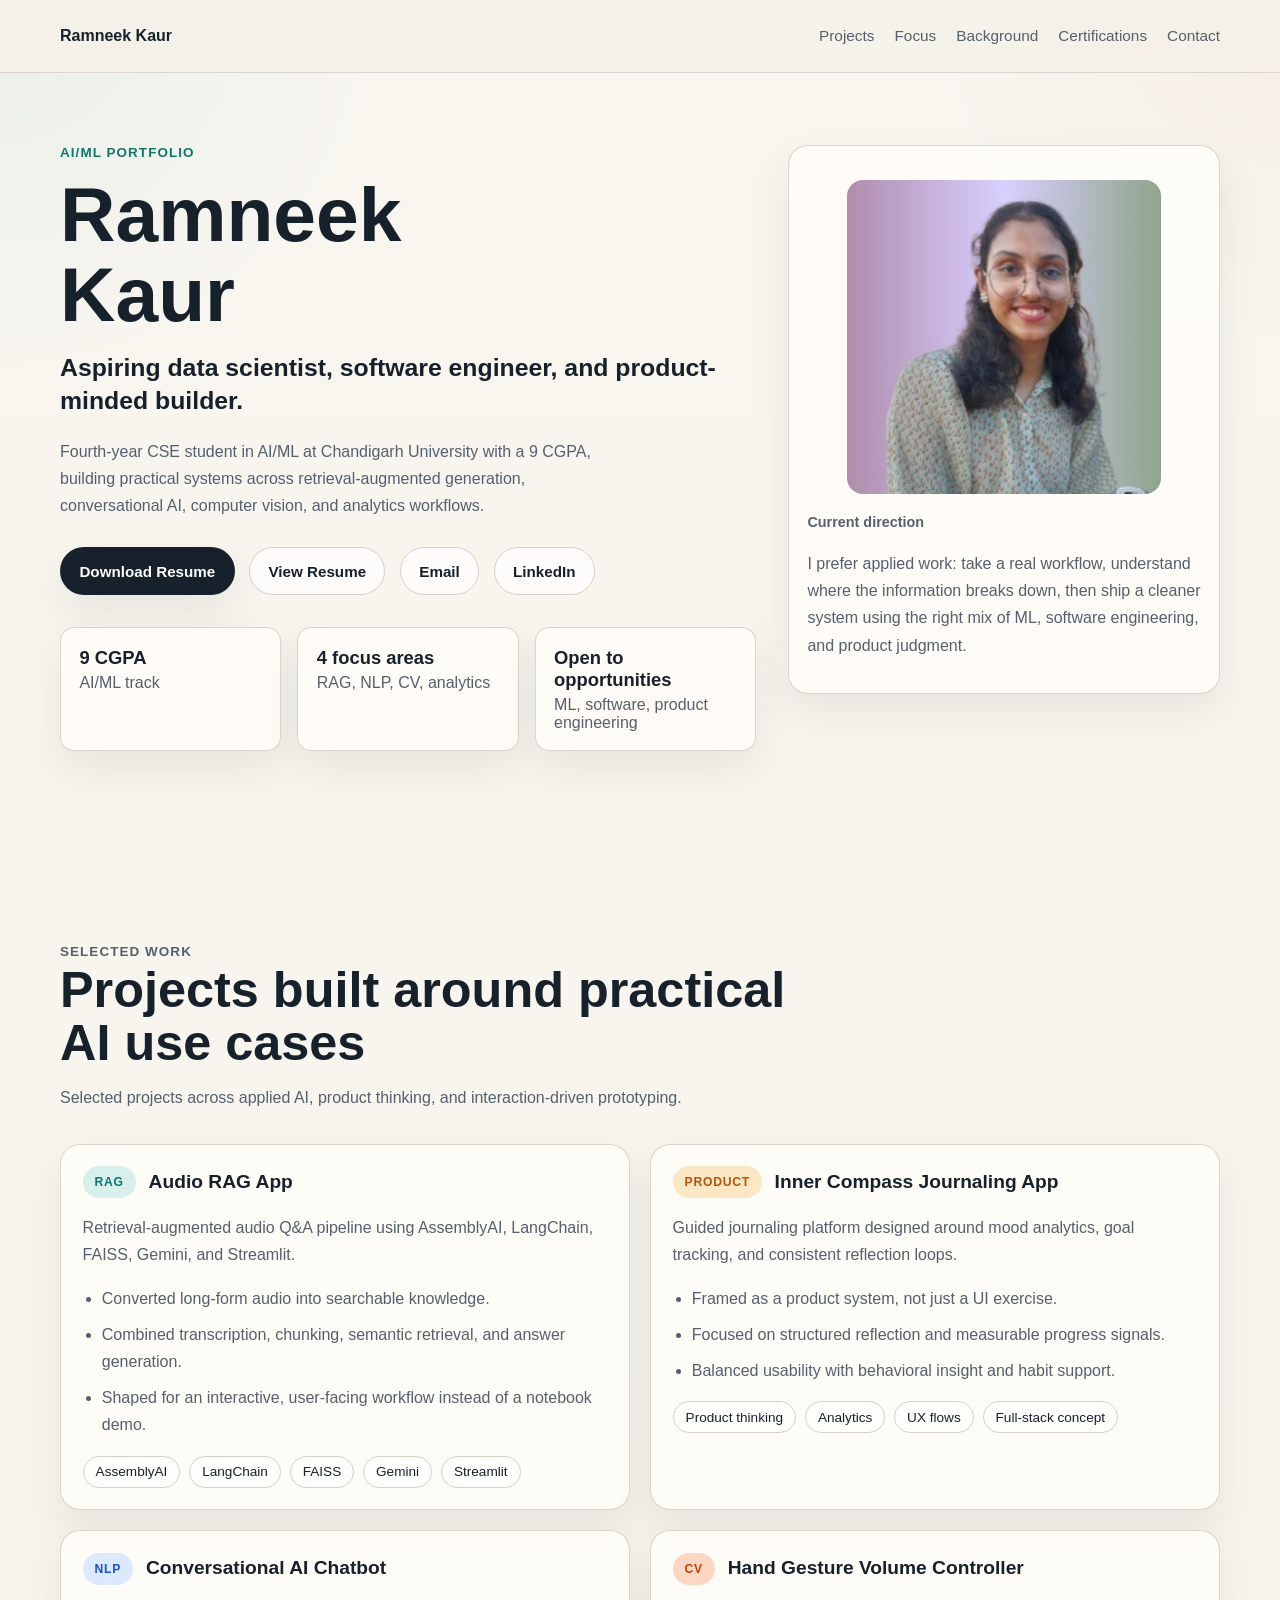
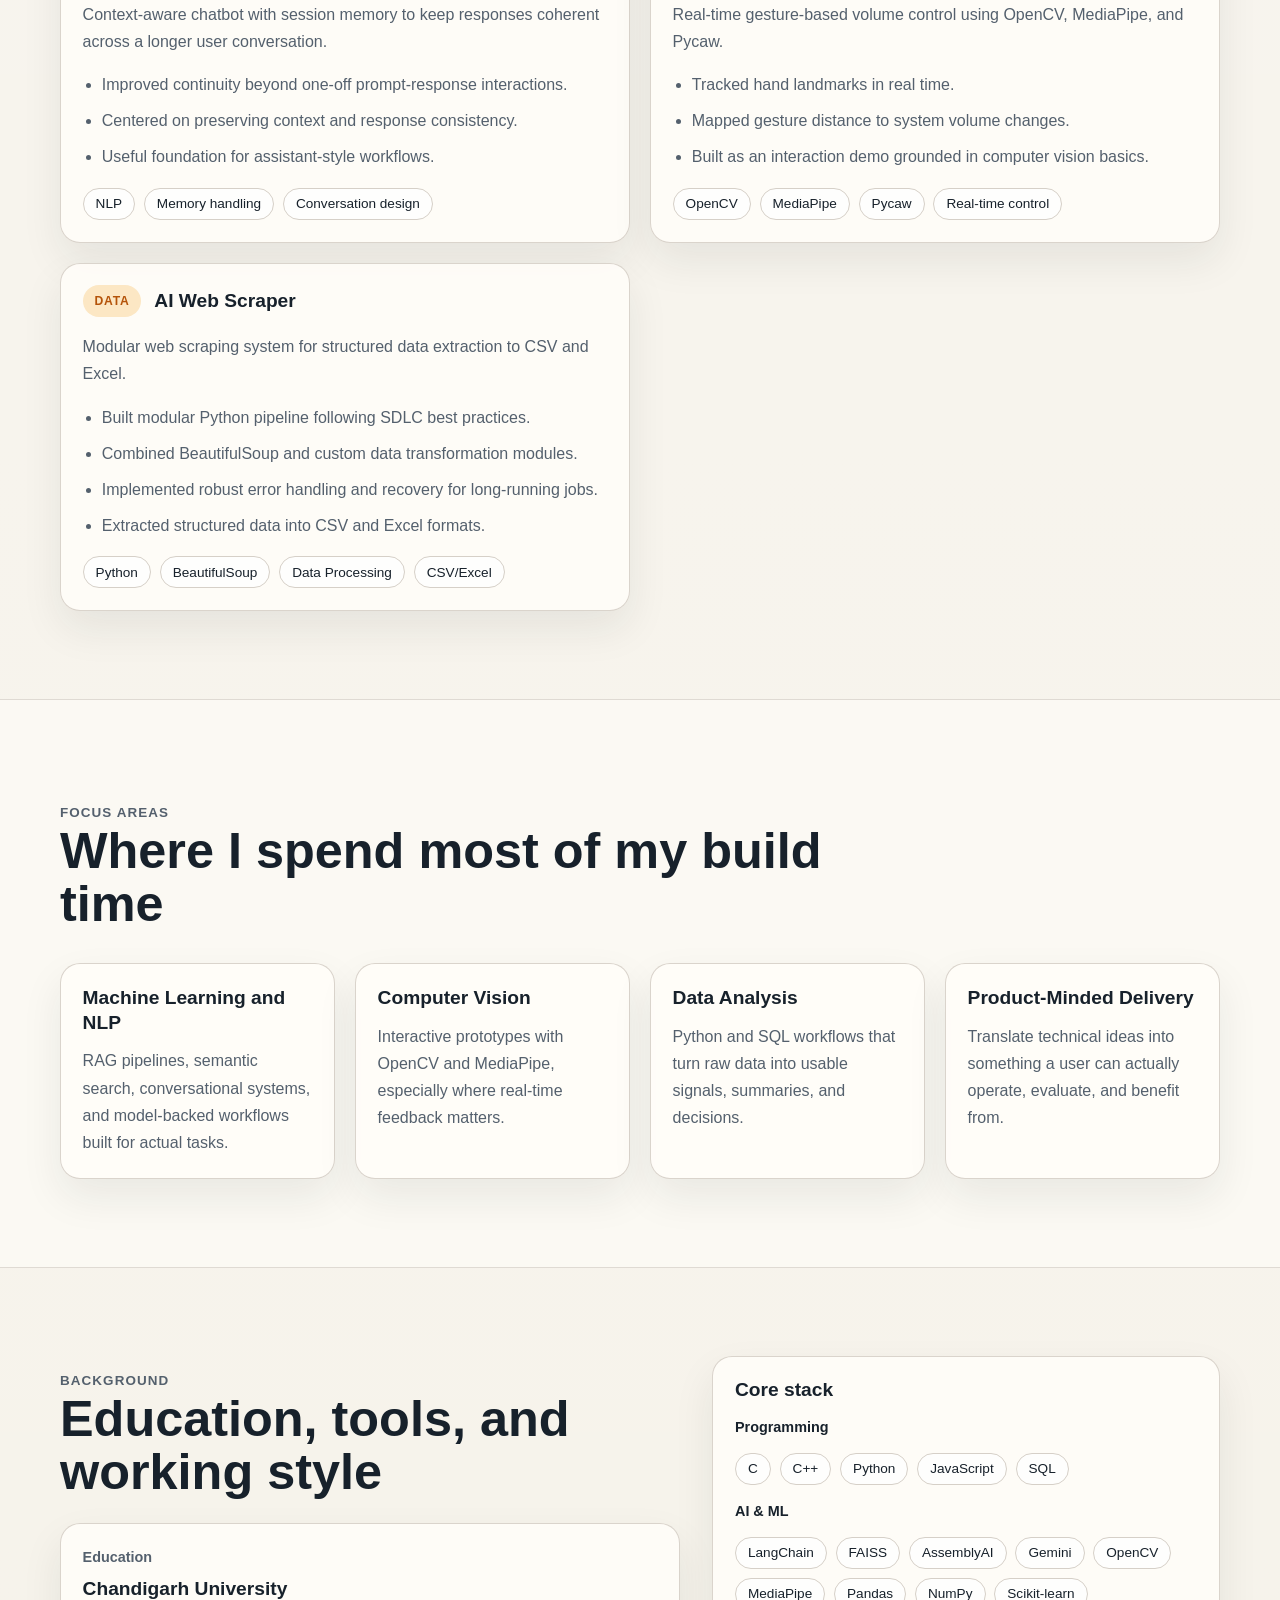
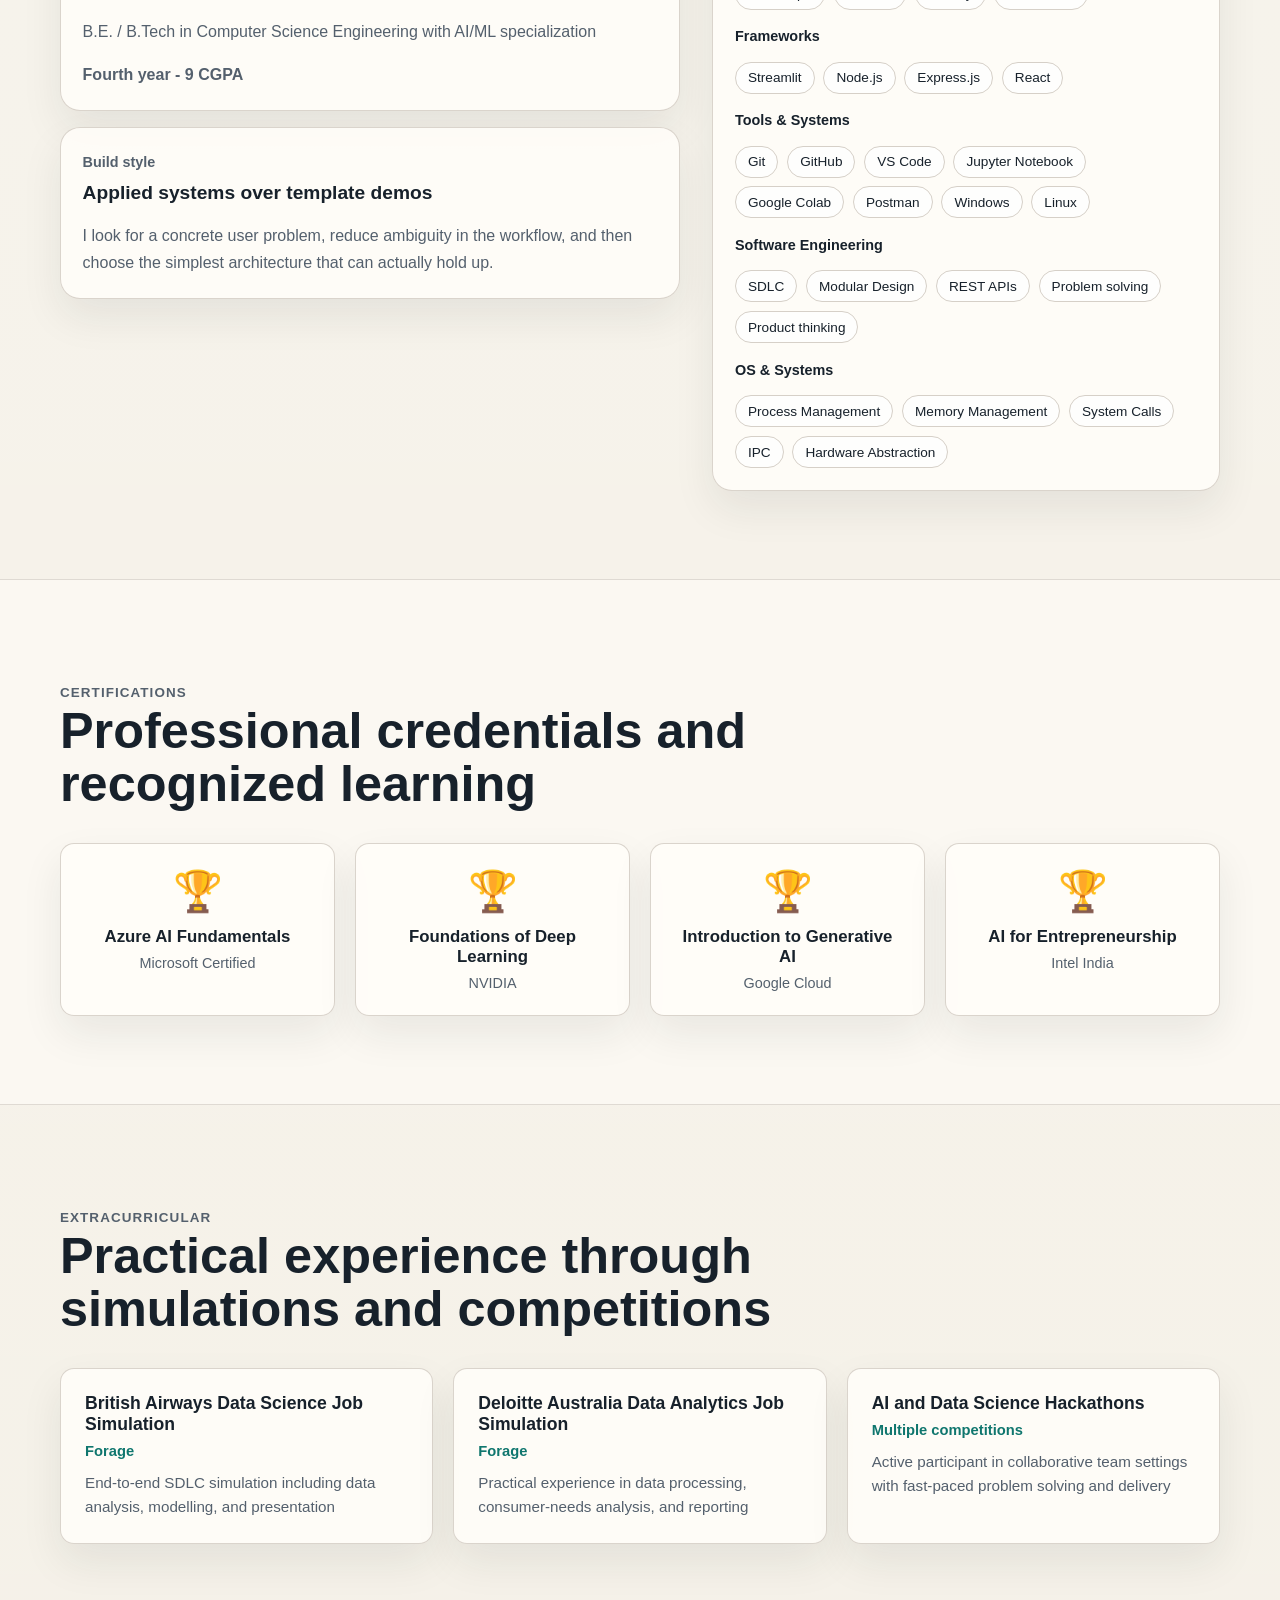
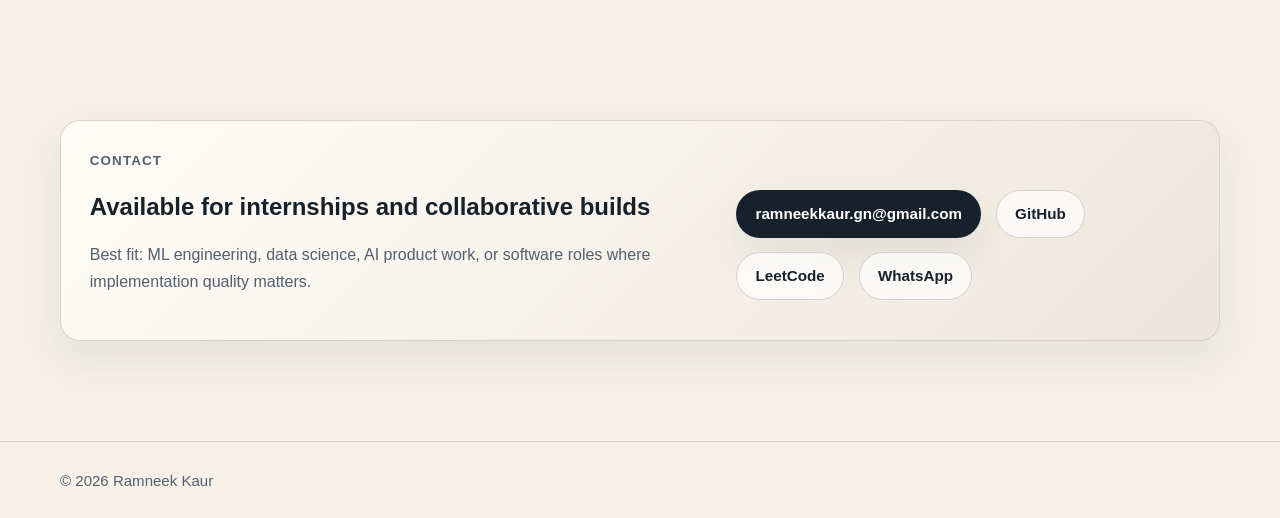
<file: index.html>
<!DOCTYPE html>
<html lang="en">
<head>
  <meta charset="utf-8">
  <meta name="viewport" content="width=device-width, initial-scale=1">
  <title>Ramneek Kaur | AI/ML Portfolio</title>
  <meta name="description" content="Ramneek Kaur is an aspiring data scientist and software engineer building practical AI systems across RAG, NLP, computer vision, and analytics.">
  <meta name="theme-color" content="#f5f1e8">
  <meta property="og:title" content="Ramneek Kaur | AI/ML Portfolio">
  <meta property="og:description" content="Portfolio of Ramneek Kaur: AI/ML, software engineering, data analysis, and product-minded delivery.">
  <meta property="og:type" content="website">
  <meta property="og:image" content="./assets/images/rk-pfp.jpg">
  <meta property="twitter:card" content="summary_large_image">
  <meta property="twitter:title" content="Ramneek Kaur | AI/ML Portfolio">
  <meta property="twitter:description" content="Portfolio of Ramneek Kaur: AI/ML, software engineering, data analysis, and product-minded delivery.">
  <meta property="twitter:image" content="./assets/images/rk-pfp.jpg">
  <link rel="icon" type="image/svg+xml" href="./favicon.svg">
  <link rel="stylesheet" href="./assets/css/styles.css">
</head>
<body>
  <header class="site-header">
    <div class="shell header-bar">
      <a class="brand" href="#top">Ramneek Kaur</a>
      <button class="menu-toggle" type="button" aria-expanded="false" aria-controls="site-nav" aria-label="Toggle navigation">
        <svg viewBox="0 0 24 24" aria-hidden="true">
          <path d="M4 7h16M4 12h16M4 17h16"></path>
        </svg>
      </button>
      <nav id="site-nav" class="site-nav" aria-label="Primary">
        <a href="#projects">Projects</a>
        <a href="#focus">Focus</a>
        <a href="#background">Background</a>
        <a href="#certifications">Certifications</a>
        <a href="#contact">Contact</a>
      </nav>
    </div>
  </header>

  <main id="top">
    <section class="hero section">
      <div class="shell hero-grid">
        <div class="hero-copy">
          <p class="eyebrow">AI/ML Portfolio</p>
          <h1>Ramneek Kaur</h1>
          <p class="hero-role">Aspiring data scientist, software engineer, and product-minded builder.</p>
          <p class="hero-summary">
            Fourth-year CSE student in AI/ML at Chandigarh University with a 9 CGPA, building practical systems across retrieval-augmented generation, conversational AI, computer vision, and analytics workflows.
          </p>
          <div class="hero-actions">
            <a class="button button-primary" href="./assets/resume/ramneek-kaur-resume.pdf" download>Download Resume</a>
            <a class="button button-secondary" href="./assets/resume/ramneek-kaur-resume.pdf" target="_blank" rel="noreferrer">View Resume</a>
            <a class="button button-secondary" href="mailto:ramneekkaur.gn@gmail.com">Email</a>
            <a class="button button-secondary" href="https://linkedin.com/in/ramneekkaur05" target="_blank" rel="noreferrer">LinkedIn</a>
          </div>
          <ul class="signal-list" aria-label="Highlights">
            <li><strong>9 CGPA</strong><span>AI/ML track</span></li>
            <li><strong>4 focus areas</strong><span>RAG, NLP, CV, analytics</span></li>
            <li><strong>Open to opportunities</strong><span>ML, software, product engineering</span></li>
          </ul>
        </div>

        <aside class="hero-panel" aria-label="Profile summary">
          <figure class="portrait-wrap">
            <img src="./assets/images/rk-pfp.jpg" alt="Portrait of Ramneek Kaur" class="portrait">
          </figure>
          <div class="hero-panel-copy">
            <p class="panel-kicker">Current direction</p>
            <p>
              I prefer applied work: take a real workflow, understand where the information breaks down, then ship a cleaner system using the right mix of ML, software engineering, and product judgment.
            </p>
          </div>
        </aside>
      </div>
    </section>

    <section id="projects" class="section">
      <div class="shell">
        <div class="section-heading">
          <p class="eyebrow">Selected Work</p>
          <h2>Projects built around practical AI use cases</h2>
          <p>
            Selected projects across applied AI, product thinking, and interaction-driven prototyping.
          </p>
        </div>

        <div class="project-grid">
          <article class="project-card">
            <div class="project-head">
              <span class="pill pill-teal">RAG</span>
              <h3>Audio RAG App</h3>
            </div>
            <p class="project-summary">
              Retrieval-augmented audio Q&amp;A pipeline using AssemblyAI, LangChain, FAISS, Gemini, and Streamlit.
            </p>
            <ul class="project-points">
              <li>Converted long-form audio into searchable knowledge.</li>
              <li>Combined transcription, chunking, semantic retrieval, and answer generation.</li>
              <li>Shaped for an interactive, user-facing workflow instead of a notebook demo.</li>
            </ul>
            <div class="stack-list">
              <span>AssemblyAI</span>
              <span>LangChain</span>
              <span>FAISS</span>
              <span>Gemini</span>
              <span>Streamlit</span>
            </div>
          </article>

          <article class="project-card">
            <div class="project-head">
              <span class="pill pill-amber">Product</span>
              <h3>Inner Compass Journaling App</h3>
            </div>
            <p class="project-summary">
              Guided journaling platform designed around mood analytics, goal tracking, and consistent reflection loops.
            </p>
            <ul class="project-points">
              <li>Framed as a product system, not just a UI exercise.</li>
              <li>Focused on structured reflection and measurable progress signals.</li>
              <li>Balanced usability with behavioral insight and habit support.</li>
            </ul>
            <div class="stack-list">
              <span>Product thinking</span>
              <span>Analytics</span>
              <span>UX flows</span>
              <span>Full-stack concept</span>
            </div>
          </article>

          <article class="project-card">
            <div class="project-head">
              <span class="pill pill-blue">NLP</span>
              <h3>Conversational AI Chatbot</h3>
            </div>
            <p class="project-summary">
              Context-aware chatbot with session memory to keep responses coherent across a longer user conversation.
            </p>
            <ul class="project-points">
              <li>Improved continuity beyond one-off prompt-response interactions.</li>
              <li>Centered on preserving context and response consistency.</li>
              <li>Useful foundation for assistant-style workflows.</li>
            </ul>
            <div class="stack-list">
              <span>NLP</span>
              <span>Memory handling</span>
              <span>Conversation design</span>
            </div>
          </article>

          <article class="project-card">
            <div class="project-head">
              <span class="pill pill-rust">CV</span>
              <h3>Hand Gesture Volume Controller</h3>
            </div>
            <p class="project-summary">
              Real-time gesture-based volume control using OpenCV, MediaPipe, and Pycaw.
            </p>
            <ul class="project-points">
              <li>Tracked hand landmarks in real time.</li>
              <li>Mapped gesture distance to system volume changes.</li>
              <li>Built as an interaction demo grounded in computer vision basics.</li>
            </ul>
            <div class="stack-list">
              <span>OpenCV</span>
              <span>MediaPipe</span>
              <span>Pycaw</span>
              <span>Real-time control</span>
            </div>
          </article>

          <article class="project-card">
            <div class="project-head">
              <span class="pill pill-amber">Data</span>
              <h3>AI Web Scraper</h3>
            </div>
            <p class="project-summary">
              Modular web scraping system for structured data extraction to CSV and Excel.
            </p>
            <ul class="project-points">
              <li>Built modular Python pipeline following SDLC best practices.</li>
              <li>Combined BeautifulSoup and custom data transformation modules.</li>
              <li>Implemented robust error handling and recovery for long-running jobs.</li>
              <li>Extracted structured data into CSV and Excel formats.</li>
            </ul>
            <div class="stack-list">
              <span>Python</span>
              <span>BeautifulSoup</span>
              <span>Data Processing</span>
              <span>CSV/Excel</span>
            </div>
          </article>
        </div>
      </div>
    </section>

    <section id="focus" class="section section-alt">
      <div class="shell">
        <div class="section-heading">
          <p class="eyebrow">Focus Areas</p>
          <h2>Where I spend most of my build time</h2>
        </div>

        <div class="focus-grid">
          <article class="focus-item">
            <h3>Machine Learning and NLP</h3>
            <p>RAG pipelines, semantic search, conversational systems, and model-backed workflows built for actual tasks.</p>
          </article>
          <article class="focus-item">
            <h3>Computer Vision</h3>
            <p>Interactive prototypes with OpenCV and MediaPipe, especially where real-time feedback matters.</p>
          </article>
          <article class="focus-item">
            <h3>Data Analysis</h3>
            <p>Python and SQL workflows that turn raw data into usable signals, summaries, and decisions.</p>
          </article>
          <article class="focus-item">
            <h3>Product-Minded Delivery</h3>
            <p>Translate technical ideas into something a user can actually operate, evaluate, and benefit from.</p>
          </article>
        </div>
      </div>
    </section>

    <section id="background" class="section">
      <div class="shell background-grid">
        <div>
          <div class="section-heading section-heading-compact">
            <p class="eyebrow">Background</p>
            <h2>Education, tools, and working style</h2>
          </div>

          <div class="timeline">
            <article class="timeline-item">
              <p class="timeline-label">Education</p>
              <h3>Chandigarh University</h3>
              <p>B.E. / B.Tech in Computer Science Engineering with AI/ML specialization</p>
              <p class="timeline-note">Fourth year - 9 CGPA</p>
            </article>

            <article class="timeline-item">
              <p class="timeline-label">Build style</p>
              <h3>Applied systems over template demos</h3>
              <p>I look for a concrete user problem, reduce ambiguity in the workflow, and then choose the simplest architecture that can actually hold up.</p>
            </article>
          </div>
        </div>

        <div class="skill-panel">
          <h3>Core stack</h3>
          <div class="skill-groups">
            <div>
              <p class="skill-group-title">Programming</p>
              <div class="stack-list">
                <span>C</span>
                <span>C++</span>
                <span>Python</span>
                <span>JavaScript</span>
                <span>SQL</span>
              </div>
            </div>
            <div>
              <p class="skill-group-title">AI &amp; ML</p>
              <div class="stack-list">
                <span>LangChain</span>
                <span>FAISS</span>
                <span>AssemblyAI</span>
                <span>Gemini</span>
                <span>OpenCV</span>
                <span>MediaPipe</span>
                <span>Pandas</span>
                <span>NumPy</span>
                <span>Scikit-learn</span>
              </div>
            </div>
            <div>
              <p class="skill-group-title">Frameworks</p>
              <div class="stack-list">
                <span>Streamlit</span>
                <span>Node.js</span>
                <span>Express.js</span>
                <span>React</span>
              </div>
            </div>
            <div>
              <p class="skill-group-title">Tools &amp; Systems</p>
              <div class="stack-list">
                <span>Git</span>
                <span>GitHub</span>
                <span>VS Code</span>
                <span>Jupyter Notebook</span>
                <span>Google Colab</span>
                <span>Postman</span>
                <span>Windows</span>
                <span>Linux</span>
              </div>
            </div>
            <div>
              <p class="skill-group-title">Software Engineering</p>
              <div class="stack-list">
                <span>SDLC</span>
                <span>Modular Design</span>
                <span>REST APIs</span>
                <span>Problem solving</span>
                <span>Product thinking</span>
              </div>
            </div>
            <div>
              <p class="skill-group-title">OS &amp; Systems</p>
              <div class="stack-list">
                <span>Process Management</span>
                <span>Memory Management</span>
                <span>System Calls</span>
                <span>IPC</span>
                <span>Hardware Abstraction</span>
              </div>
            </div>
          </div>
        </div>
      </div>
    </section>

    <section id="certifications" class="section section-alt">
      <div class="shell">
        <div class="section-heading">
          <p class="eyebrow">Certifications</p>
          <h2>Professional credentials and recognized learning</h2>
        </div>

        <div class="certification-grid">
          <article class="cert-card">
            <div class="cert-icon">🏆</div>
            <h3>Azure AI Fundamentals</h3>
            <p class="cert-issuer">Microsoft Certified</p>
          </article>

          <article class="cert-card">
            <div class="cert-icon">🏆</div>
            <h3>Foundations of Deep Learning</h3>
            <p class="cert-issuer">NVIDIA</p>
          </article>

          <article class="cert-card">
            <div class="cert-icon">🏆</div>
            <h3>Introduction to Generative AI</h3>
            <p class="cert-issuer">Google Cloud</p>
          </article>

          <article class="cert-card">
            <div class="cert-icon">🏆</div>
            <h3>AI for Entrepreneurship</h3>
            <p class="cert-issuer">Intel India</p>
          </article>
        </div>
      </div>
    </section>

    <section class="section">
      <div class="shell">
        <div class="section-heading">
          <p class="eyebrow">Extracurricular</p>
          <h2>Practical experience through simulations and competitions</h2>
        </div>

        <div class="activity-grid">
          <article class="activity-card">
            <h3>British Airways Data Science Job Simulation</h3>
            <p class="activity-org">Forage</p>
            <p class="activity-desc">End-to-end SDLC simulation including data analysis, modelling, and presentation</p>
          </article>

          <article class="activity-card">
            <h3>Deloitte Australia Data Analytics Job Simulation</h3>
            <p class="activity-org">Forage</p>
            <p class="activity-desc">Practical experience in data processing, consumer-needs analysis, and reporting</p>
          </article>

          <article class="activity-card">
            <h3>AI and Data Science Hackathons</h3>
            <p class="activity-org">Multiple competitions</p>
            <p class="activity-desc">Active participant in collaborative team settings with fast-paced problem solving and delivery</p>
          </article>
        </div>
      </div>
    </section>

    <section id="contact" class="section section-contact">
      <div class="shell contact-band">
        <div>
          <p class="eyebrow">Contact</p>
          <h2>Available for internships and collaborative builds</h2>
          <p>
            Best fit: ML engineering, data science, AI product work, or software roles where implementation quality matters.
          </p>
        </div>

        <div class="contact-actions">
          <a class="button button-primary" href="mailto:ramneekkaur.gn@gmail.com">ramneekkaur.gn@gmail.com</a>
          <a class="button button-secondary" href="https://github.com/ramneekkaur05" target="_blank" rel="noreferrer">GitHub</a>
          <a class="button button-secondary" href="https://leetcode.com/u/Ramneek_Kaur_05/" target="_blank" rel="noreferrer">LeetCode</a>
          <a class="button button-secondary" href="https://wa.me/916239252032" target="_blank" rel="noreferrer">WhatsApp</a>
        </div>
      </div>
    </section>
  </main>

  <footer class="site-footer">
    <div class="shell footer-bar">
      <p>&copy; <span id="year">2026</span> Ramneek Kaur</p>
    </div>
  </footer>

  <script src="./assets/js/resume-data.js"></script>
  <script src="./assets/js/main.js"></script>
</body>
</html>
</file>
<file: assets/css/styles.css>
:root {
  --bg: #f5f1e8;
  --surface: #fffdf9;
  --surface-alt: #ebe5dc;
  --ink: #17212b;
  --muted: #54606d;
  --line: #d6d0c8;
  --teal: #0f766e;
  --teal-soft: #d7f0ec;
  --amber: #b45309;
  --amber-soft: #fce7c4;
  --blue: #1d4ed8;
  --blue-soft: #dbeafe;
  --rust: #c2410c;
  --rust-soft: #fed7c3;
  --shadow: 0 18px 42px rgba(23, 33, 43, 0.08);
  --radius: 20px;
  --radius-sm: 14px;
  --shell: 1160px;
}

*,
*::before,
*::after {
  box-sizing: border-box;
}

html {
  scroll-behavior: smooth;
}

body {
  margin: 0;
  font-family: Inter, "Segoe UI", Roboto, Arial, sans-serif;
  color: var(--ink);
  background:
    linear-gradient(180deg, rgba(255, 255, 255, 0.35), rgba(255, 255, 255, 0)),
    radial-gradient(circle at top left, rgba(15, 118, 110, 0.09), transparent 24rem),
    radial-gradient(circle at top right, rgba(180, 83, 9, 0.08), transparent 22rem),
    var(--bg);
}

img {
  display: block;
  max-width: 100%;
}

a {
  color: inherit;
  text-decoration: none;
}

button,
input,
textarea,
select {
  font: inherit;
}

.shell {
  width: min(var(--shell), calc(100% - 2rem));
  margin: 0 auto;
}

.section {
  padding: 5.5rem 0;
}

.section-alt {
  background: rgba(255, 253, 249, 0.6);
  border-top: 1px solid rgba(214, 208, 200, 0.75);
  border-bottom: 1px solid rgba(214, 208, 200, 0.75);
}

.site-header {
  position: sticky;
  top: 0;
  z-index: 20;
  border-bottom: 1px solid rgba(214, 208, 200, 0.85);
  background: rgba(245, 241, 232, 0.84);
  backdrop-filter: blur(14px);
}

.header-bar {
  display: flex;
  align-items: center;
  justify-content: space-between;
  gap: 1.25rem;
  min-height: 4.5rem;
}

.brand {
  font-size: 1rem;
  font-weight: 700;
  letter-spacing: 0;
}

.site-nav {
  display: flex;
  align-items: center;
  gap: 1.25rem;
}

.site-nav a {
  color: var(--muted);
  font-size: 0.96rem;
  transition: color 160ms ease;
}

.site-nav a:hover,
.site-nav a.is-active {
  color: var(--ink);
}

.menu-toggle {
  display: none;
  align-items: center;
  justify-content: center;
  width: 2.75rem;
  height: 2.75rem;
  padding: 0;
  border: 1px solid var(--line);
  border-radius: 999px;
  background: var(--surface);
  color: var(--ink);
}

.menu-toggle svg {
  width: 1.2rem;
  height: 1.2rem;
  fill: none;
  stroke: currentColor;
  stroke-linecap: round;
  stroke-linejoin: round;
  stroke-width: 2;
}

.hero {
  padding-top: 4.5rem;
}

.hero-grid,
.background-grid,
.contact-band {
  display: grid;
  gap: 2rem;
}

.hero-grid {
  grid-template-columns: minmax(0, 1.45fr) minmax(300px, 0.9fr);
  align-items: start;
}

.eyebrow {
  margin: 0 0 0.85rem;
  color: var(--teal);
  font-size: 0.84rem;
  font-weight: 700;
  text-transform: uppercase;
  letter-spacing: 0.08em;
}

.hero h1,
.section-heading h2,
.not-found h1 {
  margin: 0;
  line-height: 1.05;
  letter-spacing: 0;
}

.hero h1 {
  max-width: 10ch;
  font-size: clamp(2.8rem, 6vw, 5.1rem);
}

.hero-role {
  margin: 1rem 0 0;
  font-size: clamp(1.15rem, 2.1vw, 1.55rem);
  line-height: 1.35;
  font-weight: 600;
}

.hero-summary,
.section-heading p,
.project-summary,
.project-points li,
.focus-item p,
.timeline-item p,
.contact-band p,
.hero-panel-copy p,
.not-found p {
  color: var(--muted);
  line-height: 1.7;
}

.hero-summary {
  max-width: 62ch;
  margin: 1.25rem 0 0;
}

.hero-actions,
.contact-actions {
  display: flex;
  flex-wrap: wrap;
  gap: 0.9rem;
  margin-top: 1.75rem;
}

.button {
  display: inline-flex;
  align-items: center;
  justify-content: center;
  min-height: 3rem;
  padding: 0.8rem 1.15rem;
  border: 1px solid transparent;
  border-radius: 999px;
  font-size: 0.95rem;
  font-weight: 700;
  transition: transform 160ms ease, border-color 160ms ease, background-color 160ms ease;
}

.button:hover {
  transform: translateY(-1px);
}

.button-primary {
  background: var(--ink);
  color: #fff;
  box-shadow: var(--shadow);
}

.button-secondary {
  border-color: var(--line);
  background: rgba(255, 255, 255, 0.7);
  color: var(--ink);
}

.signal-list {
  display: grid;
  grid-template-columns: repeat(3, minmax(0, 1fr));
  gap: 1rem;
  padding: 0;
  margin: 2rem 0 0;
  list-style: none;
}

.signal-list li,
.hero-panel,
.project-card,
.focus-item,
.timeline-item,
.skill-panel {
  border: 1px solid rgba(214, 208, 200, 0.9);
  background: rgba(255, 253, 249, 0.88);
  box-shadow: var(--shadow);
}

.signal-list li {
  min-height: 7rem;
  padding: 1.15rem;
  border-radius: var(--radius-sm);
}

.signal-list strong {
  display: block;
  margin-bottom: 0.3rem;
  font-size: 1.15rem;
}

.signal-list span {
  color: var(--muted);
}

.hero-panel {
  padding: 1.15rem;
  border-radius: var(--radius);
}

.portrait-wrap {
  overflow: hidden;
  border-radius: calc(var(--radius) - 4px);
  aspect-ratio: 1 / 1;
  background: linear-gradient(135deg, rgba(15, 118, 110, 0.14), rgba(180, 83, 9, 0.08));
}

.portrait {
  width: 100%;
  height: 100%;
  object-fit: cover;
}

.hero-panel-copy {
  margin-top: 1rem;
}

.panel-kicker,
.timeline-label,
.skill-group-title {
  margin: 0 0 0.45rem;
  color: var(--ink);
  font-size: 0.9rem;
  font-weight: 700;
}

.section-heading {
  max-width: 48rem;
  margin-bottom: 2rem;
}

.section-heading h2 {
  font-size: clamp(2rem, 4vw, 3.15rem);
}

.section-heading p {
  margin: 0.9rem 0 0;
}

.section-heading-compact {
  margin-bottom: 1.5rem;
}

.project-grid,
.focus-grid {
  display: grid;
  gap: 1.25rem;
}

.project-grid {
  grid-template-columns: repeat(2, minmax(0, 1fr));
}

.project-card,
.focus-item,
.timeline-item,
.skill-panel {
  border-radius: var(--radius);
}

.project-card {
  display: flex;
  flex-direction: column;
  min-height: 100%;
  padding: 1.35rem;
}

.project-head {
  display: flex;
  flex-wrap: wrap;
  align-items: center;
  gap: 0.8rem;
}

.project-head h3,
.focus-item h3,
.timeline-item h3,
.skill-panel h3 {
  margin: 0;
  font-size: 1.2rem;
  line-height: 1.3;
}

.pill {
  display: inline-flex;
  align-items: center;
  min-height: 2rem;
  padding: 0.3rem 0.75rem;
  border-radius: 999px;
  font-size: 0.76rem;
  font-weight: 800;
  text-transform: uppercase;
  letter-spacing: 0.06em;
}

.pill-teal {
  background: var(--teal-soft);
  color: var(--teal);
}

.pill-amber {
  background: var(--amber-soft);
  color: var(--amber);
}

.pill-blue {
  background: var(--blue-soft);
  color: var(--blue);
}

.pill-rust {
  background: var(--rust-soft);
  color: var(--rust);
}

.project-summary {
  margin: 1rem 0 0;
}

.project-points {
  margin: 1rem 0 0;
  padding-left: 1.2rem;
}

.project-points li + li {
  margin-top: 0.55rem;
}

.stack-list {
  display: flex;
  flex-wrap: wrap;
  gap: 0.55rem;
  margin-top: 1.1rem;
}

.stack-list span {
  display: inline-flex;
  align-items: center;
  min-height: 2rem;
  padding: 0.3rem 0.75rem;
  border: 1px solid var(--line);
  border-radius: 999px;
  background: rgba(255, 255, 255, 0.72);
  color: var(--ink);
  font-size: 0.85rem;
  white-space: nowrap;
}

.focus-grid {
  grid-template-columns: repeat(4, minmax(0, 1fr));
}

.focus-item {
  padding: 1.35rem;
}

.focus-item p {
  margin: 0.75rem 0 0;
}

.background-grid {
  grid-template-columns: minmax(0, 1.1fr) minmax(320px, 0.9fr);
  align-items: start;
}

.timeline {
  display: grid;
  gap: 1rem;
}

.timeline-item,
.skill-panel {
  padding: 1.35rem;
}

.timeline-item p:last-child,
.focus-item p:last-child {
  margin-bottom: 0;
}

.timeline-note {
  color: var(--ink);
  font-weight: 600;
}

.skill-groups {
  display: grid;
  gap: 1.15rem;
  margin-top: 1rem;
}

.certification-grid {
  display: grid;
  grid-template-columns: repeat(4, minmax(0, 1fr));
  gap: 1.25rem;
  margin-top: 1.5rem;
}

.cert-card {
  display: flex;
  flex-direction: column;
  align-items: center;
  text-align: center;
  padding: 1.5rem;
  border: 1px solid rgba(214, 208, 200, 0.9);
  border-radius: var(--radius-sm);
  background: rgba(255, 253, 249, 0.88);
  box-shadow: var(--shadow);
  transition: transform 160ms ease, box-shadow 160ms ease;
}

.cert-card:hover {
  transform: translateY(-4px);
  box-shadow: 0 24px 48px rgba(23, 33, 43, 0.12);
}

.cert-icon {
  font-size: 2.5rem;
  margin-bottom: 0.75rem;
}

.cert-card h3 {
  margin: 0 0 0.5rem;
  font-size: 1.05rem;
  color: var(--ink);
}

.cert-issuer {
  margin: 0;
  color: var(--muted);
  font-size: 0.9rem;
}

.activity-grid {
  display: grid;
  grid-template-columns: repeat(3, minmax(0, 1fr));
  gap: 1.25rem;
  margin-top: 1.5rem;
}

.activity-card {
  padding: 1.5rem;
  border: 1px solid rgba(214, 208, 200, 0.9);
  border-radius: var(--radius-sm);
  background: rgba(255, 253, 249, 0.88);
  box-shadow: var(--shadow);
}

.activity-card h3 {
  margin: 0 0 0.5rem;
  font-size: 1.1rem;
  color: var(--ink);
}

.activity-org {
  margin: 0 0 0.75rem;
  color: var(--teal);
  font-size: 0.92rem;
  font-weight: 600;
}

.activity-desc {
  margin: 0;
  color: var(--muted);
  font-size: 0.95rem;
  line-height: 1.6;
}

.section-contact {
  padding-bottom: 6.25rem;
}

.contact-band {
  grid-template-columns: minmax(0, 1.15fr) minmax(280px, 0.85fr);
  align-items: center;
  padding: 1.8rem;
  border: 1px solid rgba(214, 208, 200, 0.9);
  border-radius: var(--radius);
  background: linear-gradient(135deg, rgba(255, 253, 249, 0.92), rgba(235, 229, 220, 0.95));
  box-shadow: var(--shadow);
}

.site-footer {
  border-top: 1px solid rgba(214, 208, 200, 0.85);
}

.footer-bar {
  display: flex;
  flex-wrap: wrap;
  align-items: center;
  justify-content: space-between;
  gap: 0.8rem;
  min-height: 4.75rem;
  color: var(--muted);
  font-size: 0.94rem;
}

.not-found-page {
  min-height: 100vh;
}

.not-found {
  display: grid;
  min-height: 100vh;
  place-items: center;
}

.not-found-inner {
  max-width: 36rem;
  text-align: center;
}

.not-found h1 {
  font-size: clamp(2.4rem, 7vw, 4rem);
}

.not-found p {
  margin: 1rem auto 1.5rem;
  max-width: 34rem;
}

@media (max-width: 1023px) {
  .hero-grid,
  .background-grid,
  .contact-band,
  .focus-grid {
    grid-template-columns: 1fr;
  }

  .project-grid {
    grid-template-columns: 1fr;
  }

  .certification-grid {
    grid-template-columns: repeat(2, minmax(0, 1fr));
  }

  .activity-grid {
    grid-template-columns: 1fr;
  }

  .signal-list {
    grid-template-columns: 1fr;
  }
}

@media (max-width: 760px) {
  .section {
    padding: 4.5rem 0;
  }

  .header-bar {
    flex-wrap: wrap;
    padding: 0.85rem 0;
  }

  .menu-toggle {
    display: inline-flex;
  }

  .site-nav {
    display: none;
    width: 100%;
    flex-direction: column;
    align-items: flex-start;
    gap: 0.9rem;
    padding: 0.35rem 0 0.6rem;
  }

  .site-nav.is-open {
    display: flex;
  }

  .hero {
    padding-top: 3.25rem;
  }

  .hero-panel,
  .project-card,
  .focus-item,
  .cert-card,
  .activity-card,
  .timeline-item,
  .skill-panel,
  .contact-band {
    padding: 1.15rem;
  }

  .footer-bar {
    justify-content: flex-start;
  }
}
</file>
